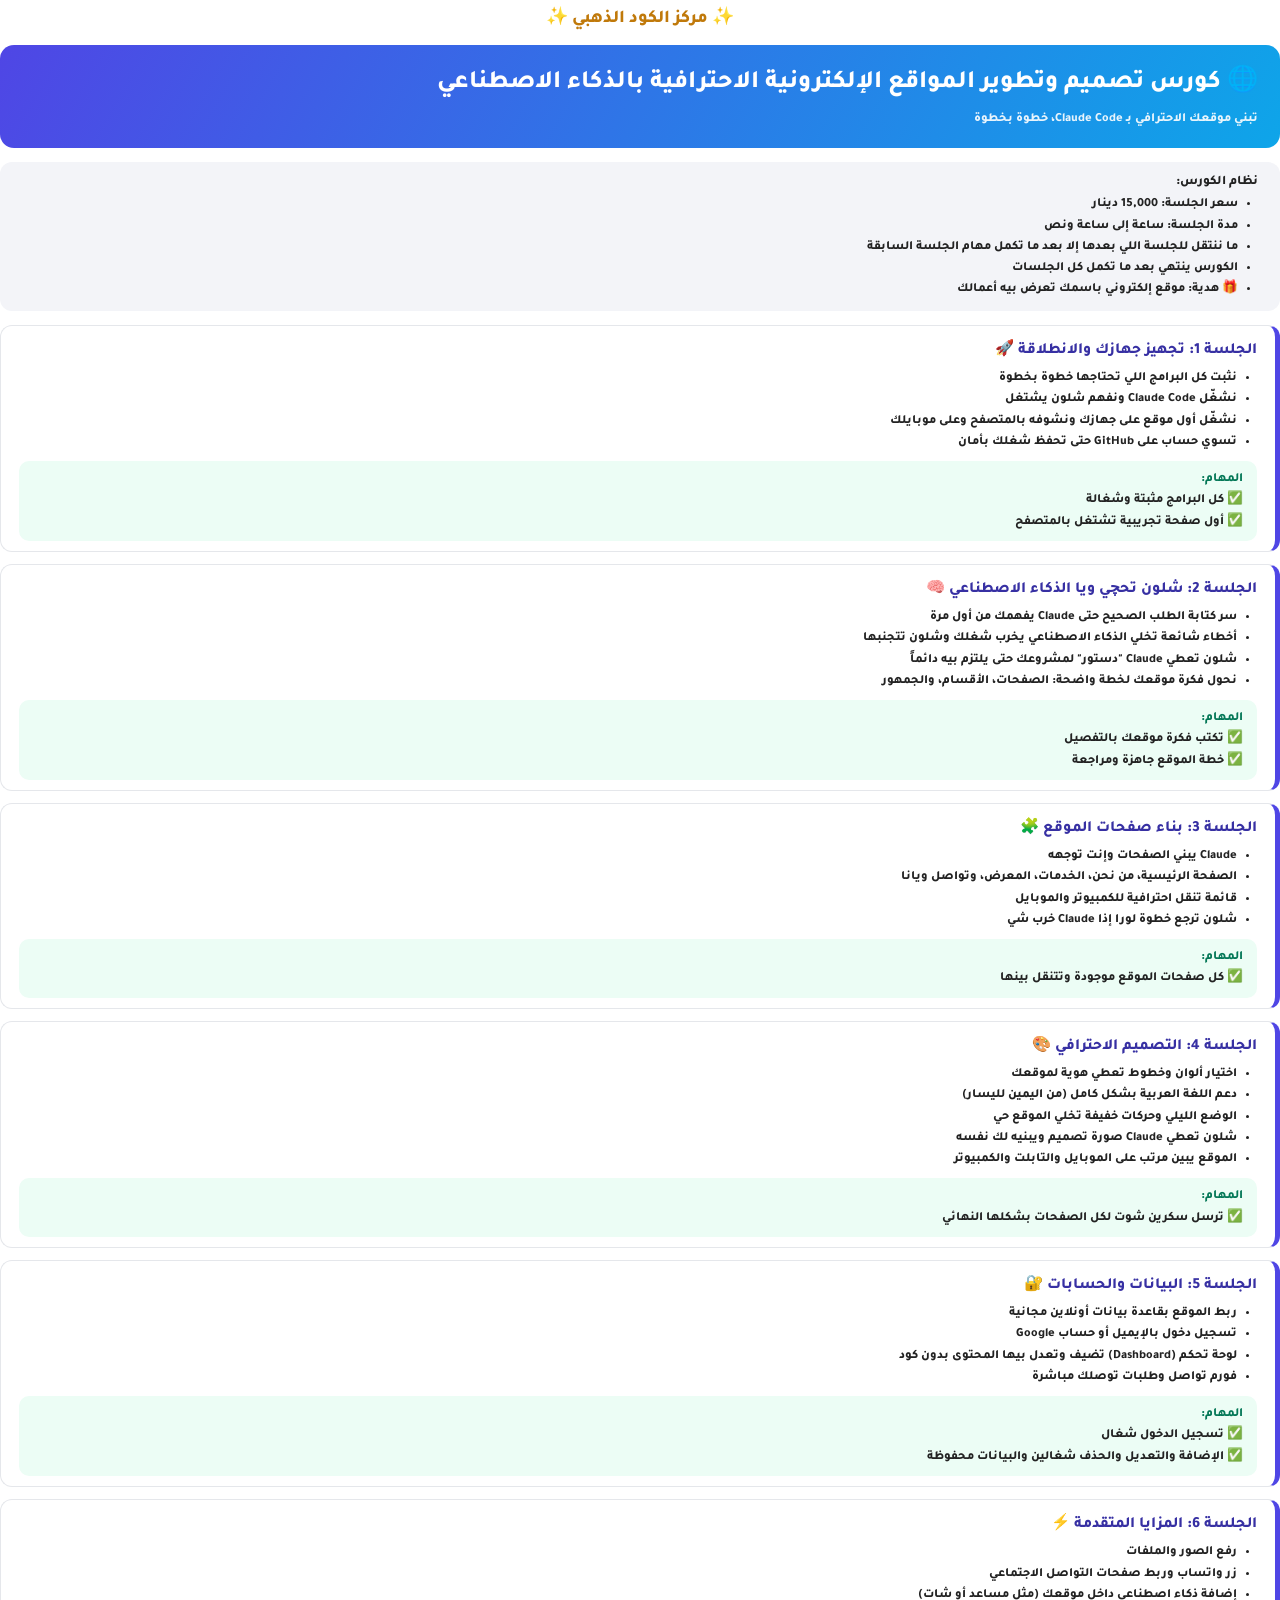
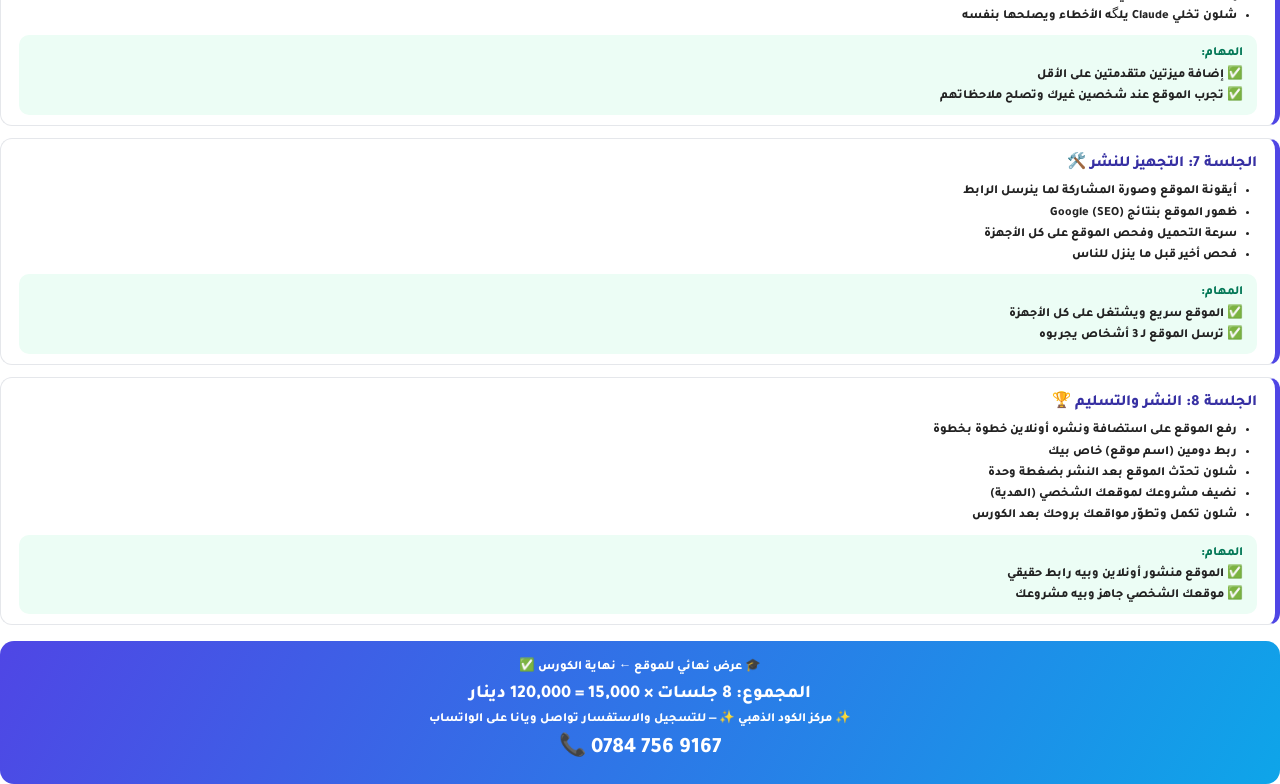
<file: courses/web-course.html>
<!doctype html><html lang="ar" dir="rtl"><head><meta charset="utf-8"><style>
@font-face{font-family:T;src:url(tajawal.ttf)}@page{size:A4;margin:14mm 12mm}
body{font-family:T,"Noto Color Emoji",sans-serif;color:#222;font-size:12.5px;line-height:1.7;margin:0}
.brand{text-align:center;color:#c0790a;font-size:18px;font-weight:800;margin:4px 0 10px}
.hero{background:linear-gradient(120deg,#4f46e5,#0ea5e9);color:#fff;border-radius:14px;padding:18px 22px}
.hero h1{margin:0;font-size:25px}.hero p{margin:4px 0 0;opacity:.9}
.sys{background:#f3f4f8;border-radius:12px;padding:10px 22px;margin:14px 0}.sys b{font-size:13px}
.s{border:1px solid #e5e7eb;border-right:5px solid #4f46e5;border-radius:12px;padding:10px 18px;margin:12px 0;break-inside:avoid}
.s h2{color:#3730a3;font-size:15.5px;margin:2px 0 4px}ul{margin:0;padding-right:20px}
.t{background:#ecfdf5;border-radius:10px;padding:8px 14px;margin-top:8px}.t b{color:#047857}
.end{text-align:center;background:linear-gradient(120deg,#4f46e5,#0ea5e9);color:#fff;border-radius:14px;padding:16px;margin-top:16px;break-inside:avoid}
.end .sum{font-size:18px;font-weight:800}.end .ph{font-size:22px;font-weight:800;direction:ltr}
</style></head><body>
<div class="brand">✨ مركز الكود الذهبي ✨</div>
<div class="hero"><h1>🌐 كورس تصميم وتطوير المواقع الإلكترونية الاحترافية بالذكاء الاصطناعي</h1><p>تبني موقعك الاحترافي بـ Claude Code، خطوة بخطوة</p></div>
<div class="sys"><b>نظام الكورس:</b><ul><li>سعر الجلسة: 15,000 دينار</li><li>مدة الجلسة: ساعة إلى ساعة ونص</li>
<li>ما ننتقل للجلسة اللي بعدها إلا بعد ما تكمل مهام الجلسة السابقة</li><li>الكورس ينتهي بعد ما تكمل كل الجلسات</li><li>🎁 هدية: موقع إلكتروني باسمك تعرض بيه أعمالك</li></ul></div>
<section class="s"><h2>الجلسة 1: تجهيز جهازك والانطلاقة 🚀</h2><ul><li>نثبت كل البرامج اللي تحتاجها خطوة بخطوة</li><li>نشغّل Claude Code ونفهم شلون يشتغل</li><li>نشغّل أول موقع على جهازك ونشوفه بالمتصفح وعلى موبايلك</li><li>تسوي حساب على GitHub حتى تحفظ شغلك بأمان</li></ul>
<div class="t"><b>المهام:</b><div>✅ كل البرامج مثبتة وشغالة</div><div>✅ أول صفحة تجريبية تشتغل بالمتصفح</div></div></section><section class="s"><h2>الجلسة 2: شلون تحچي ويا الذكاء الاصطناعي 🧠</h2><ul><li>سر كتابة الطلب الصحيح حتى Claude يفهمك من أول مرة</li><li>أخطاء شائعة تخلي الذكاء الاصطناعي يخرب شغلك وشلون تتجنبها</li><li>شلون تعطي Claude "دستور" لمشروعك حتى يلتزم بيه دائماً</li><li>نحول فكرة موقعك لخطة واضحة: الصفحات، الأقسام، والجمهور</li></ul>
<div class="t"><b>المهام:</b><div>✅ تكتب فكرة موقعك بالتفصيل</div><div>✅ خطة الموقع جاهزة ومراجعة</div></div></section><section class="s"><h2>الجلسة 3: بناء صفحات الموقع 🧩</h2><ul><li>Claude يبني الصفحات وإنت توجهه</li><li>الصفحة الرئيسية، من نحن، الخدمات، المعرض، وتواصل ويانا</li><li>قائمة تنقل احترافية للكمبيوتر والموبايل</li><li>شلون ترجع خطوة لورا إذا Claude خرب شي</li></ul>
<div class="t"><b>المهام:</b><div>✅ كل صفحات الموقع موجودة وتتنقل بينها</div></div></section><section class="s"><h2>الجلسة 4: التصميم الاحترافي 🎨</h2><ul><li>اختيار ألوان وخطوط تعطي هوية لموقعك</li><li>دعم اللغة العربية بشكل كامل (من اليمين لليسار)</li><li>الوضع الليلي وحركات خفيفة تخلي الموقع حي</li><li>شلون تعطي Claude صورة تصميم ويبنيه لك نفسه</li><li>الموقع يبين مرتب على الموبايل والتابلت والكمبيوتر</li></ul>
<div class="t"><b>المهام:</b><div>✅ ترسل سكرين شوت لكل الصفحات بشكلها النهائي</div></div></section><section class="s"><h2>الجلسة 5: البيانات والحسابات 🔐</h2><ul><li>ربط الموقع بقاعدة بيانات أونلاين مجانية</li><li>تسجيل دخول بالإيميل أو حساب Google</li><li>لوحة تحكم (Dashboard) تضيف وتعدل بيها المحتوى بدون كود</li><li>فورم تواصل وطلبات توصلك مباشرة</li></ul>
<div class="t"><b>المهام:</b><div>✅ تسجيل الدخول شغال</div><div>✅ الإضافة والتعديل والحذف شغالين والبيانات محفوظة</div></div></section><section class="s"><h2>الجلسة 6: المزايا المتقدمة ⚡</h2><ul><li>رفع الصور والملفات</li><li>زر واتساب وربط صفحات التواصل الاجتماعي</li><li>إضافة ذكاء اصطناعي داخل موقعك (مثل مساعد أو شات)</li><li>شلون تخلي Claude يلگه الأخطاء ويصلحها بنفسه</li></ul>
<div class="t"><b>المهام:</b><div>✅ إضافة ميزتين متقدمتين على الأقل</div><div>✅ تجرب الموقع عند شخصين غيرك وتصلح ملاحظاتهم</div></div></section><section class="s"><h2>الجلسة 7: التجهيز للنشر 🛠️</h2><ul><li>أيقونة الموقع وصورة المشاركة لما ينرسل الرابط</li><li>ظهور الموقع بنتائج Google (SEO)</li><li>سرعة التحميل وفحص الموقع على كل الأجهزة</li><li>فحص أخير قبل ما ينزل للناس</li></ul>
<div class="t"><b>المهام:</b><div>✅ الموقع سريع ويشتغل على كل الأجهزة</div><div>✅ ترسل الموقع لـ 3 أشخاص يجربوه</div></div></section><section class="s"><h2>الجلسة 8: النشر والتسليم 🏆</h2><ul><li>رفع الموقع على استضافة ونشره أونلاين خطوة بخطوة</li><li>ربط دومين (اسم موقع) خاص بيك</li><li>شلون تحدّث الموقع بعد النشر بضغطة وحدة</li><li>نضيف مشروعك لموقعك الشخصي (الهدية)</li><li>شلون تكمل وتطوّر مواقعك بروحك بعد الكورس</li></ul>
<div class="t"><b>المهام:</b><div>✅ الموقع منشور أونلاين وبيه رابط حقيقي</div><div>✅ موقعك الشخصي جاهز وبيه مشروعك</div></div></section>
<div class="end">🎓 عرض نهائي للموقع ← نهاية الكورس ✅<div class="sum">المجموع: 8 جلسات × 15,000 = 120,000 دينار</div>
<div>✨ مركز الكود الذهبي ✨ — للتسجيل والاستفسار تواصل ويانا على الواتساب</div><div class="ph">📞 0784 756 9167</div></div>
</body></html>
</file>
